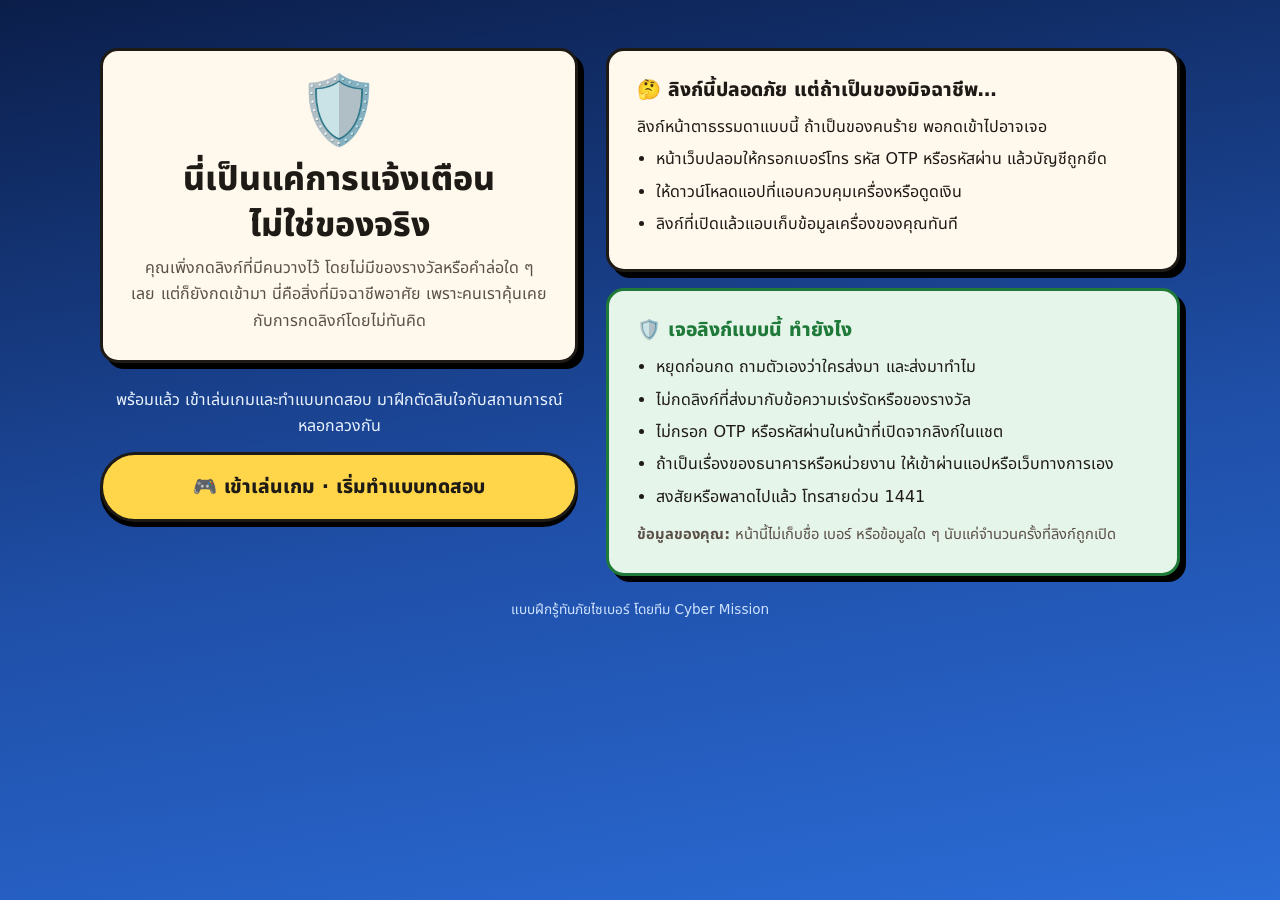
<file: cyber-mission-real/index.html>
<!doctype html>
<html lang="th">
<head>
<meta charset="utf-8">
<meta name="viewport" content="width=device-width,initial-scale=1,viewport-fit=cover">
<meta name="robots" content="noindex">
<title>รู้ทันภัยไซเบอร์ · ก่อนทำแบบทดสอบ Cyber Mission</title>
<meta name="description" content="แบบฝึกรู้ทันการกดลิงก์ ก่อนเริ่มทำแบบทดสอบ Cyber Mission">
<meta property="og:type" content="website">
<meta property="og:title" content="🛡️ รู้ทันภัยไซเบอร์ · ก่อนทำแบบทดสอบ">
<meta property="og:description" content="แบบฝึกรู้ทันการกดลิงก์ ก่อนเริ่มทำแบบทดสอบ Cyber Mission">
<meta property="og:image" content="https://polypiku.github.io/cyber-mission/cyber-mission-real/og.png">
<meta property="og:image:width" content="1200">
<meta property="og:image:height" content="630">
<meta name="twitter:card" content="summary_large_image">
<link rel="preconnect" href="https://fonts.googleapis.com">
<link rel="preconnect" href="https://fonts.gstatic.com" crossorigin>
<link href="https://fonts.googleapis.com/css2?family=Noto+Sans+Thai:wght@400;600;700;800&display=swap" rel="stylesheet">
<style>
:root{--ink:#1E1A16;--paper:#FFF8EC;--sky:#49C8FF;--red:#E2462B;--ok:#1F7A3A;--muted:#5B5048;
  --f:ui-sans-serif,system-ui,-apple-system,"Segoe UI","Noto Sans Thai","Sukhumvit Set",Thonburi,"Leelawadee UI",sans-serif}
*{box-sizing:border-box}
[hidden]{display:none !important}
html,body{margin:0}
body{font-family:var(--f);color:var(--ink);background:linear-gradient(170deg,#0B1E4A,#1F4FA8 55%,#2B6CD6) fixed;min-height:100dvh;padding:20px 16px 40px;line-height:1.65}
.wrap{max-width:560px;margin:0 auto}
.load{min-height:70dvh;display:grid;place-items:center;text-align:center;color:#fff;font-weight:700;font-size:1.2rem}
.spin{width:46px;height:46px;border:5px solid rgba(255,255,255,.3);border-top-color:#fff;border-radius:50%;margin:0 auto 14px;animation:s 0.8s linear infinite}
@keyframes s{to{transform:rotate(360deg)}}
.grid{display:grid;gap:16px;grid-template-areas:"hero" "cards" "go"}
.hero{grid-area:hero}.cards{grid-area:cards;display:grid;gap:16px}.go{grid-area:go}
.card{background:var(--paper);border:3px solid var(--ink);border-radius:18px;box-shadow:6px 6px 0 #000;padding:22px 22px}
.hero{text-align:center;padding-top:28px}
.hook{font-size:3.4rem;line-height:1;margin:0}
h1{font-weight:800;font-size:clamp(1.6rem,3.2vw,2.1rem);line-height:1.35;margin:12px 0 8px;text-wrap:balance}
h1 span{white-space:nowrap}
.sub{margin:0;color:var(--muted);text-wrap:pretty}
.count{margin:20px auto 0;display:inline-block;background:#FFE7A0;border:2.5px solid var(--ink);border-radius:14px;padding:10px 22px;font-weight:700}
.count b{display:block;font-weight:800;font-size:2.6rem;line-height:1.15;color:var(--red);font-variant-numeric:tabular-nums}
h2{font-weight:800;font-size:1.2rem;line-height:1.4;margin:0 0 10px}
p{margin:0}
ul{margin:0;padding-left:1.2em}
li{margin:6px 0}
.safe{background:#E6F5EA;border-color:var(--ok)}
.safe h2{color:var(--ok)}
.note{margin-top:12px;font-size:.92rem;color:var(--muted)}
.go p{color:#EAF3FF;text-align:center;margin-bottom:12px}
.cta{display:block;text-align:center;text-decoration:none;font-weight:800;font-size:1.2rem;color:var(--ink);background:#FFD54A;border:3px solid var(--ink);border-radius:999px;box-shadow:0 5px 0 #000;padding:16px 18px}
.cta:hover{background:#FFE07A}
.cta:active{transform:translateY(3px);box-shadow:0 2px 0 #000}
.cta:focus-visible{outline:4px solid var(--sky);outline-offset:3px}
.foot{text-align:center;color:#CFE3FF;font-size:.85rem;margin-top:22px}
/* wide screens: the message and the button stay on the left, the reading on the right */
@media (min-width:900px){
  body{padding:48px 32px 56px}
  .wrap{max-width:1080px}
  .grid{grid-template-columns:minmax(0,5fr) minmax(0,6fr);grid-template-areas:"hero cards" "go cards";grid-template-rows:auto 1fr;gap:24px 28px;align-items:start}
  .hero{padding:40px 32px 36px}
  .hook{font-size:4.2rem}
  .go{position:sticky;top:24px}
  .card{padding:26px 28px}
}
@media (prefers-reduced-motion:reduce){.spin{animation:none}}
</style>
</head>
<body>
<div class="wrap">
  <div class="load" id="load" aria-live="polite"><div><div class="spin" aria-hidden="true"></div>กำลังเปิดหน้า…</div></div>

  <main id="main" hidden>
    <div class="grid">
      <section class="card hero">
        <p class="hook" aria-hidden="true">🛡️</p>
        <h1><span>นี่เป็นแค่การแจ้งเตือน</span> <span>ไม่ใช่ของจริง</span></h1>
        <p class="sub">คุณเพิ่งกดลิงก์ที่มีคนวางไว้ โดยไม่มีของรางวัลหรือคำล่อใด ๆ เลย แต่ก็ยังกดเข้ามา นี่คือสิ่งที่มิจฉาชีพอาศัย เพราะคนเราคุ้นเคยกับการกดลิงก์โดยไม่ทันคิด</p>
        <div class="count" id="count" hidden><span id="countLabel">คุณคือคนที่</span><b id="countNum">–</b><span id="countTail">ที่กดลิงก์นี้</span></div>
      </section>

      <div class="cards">
        <section class="card">
          <h2>🤔 ลิงก์นี้ปลอดภัย แต่ถ้าเป็นของมิจฉาชีพ…</h2>
          <p>ลิงก์หน้าตาธรรมดาแบบนี้ ถ้าเป็นของคนร้าย พอกดเข้าไปอาจเจอ</p>
          <ul>
            <li>หน้าเว็บปลอมให้กรอกเบอร์โทร รหัส OTP หรือรหัสผ่าน แล้วบัญชีถูกยึด</li>
            <li>ให้ดาวน์โหลดแอปที่แอบควบคุมเครื่องหรือดูดเงิน</li>
            <li>ลิงก์ที่เปิดแล้วแอบเก็บข้อมูลเครื่องของคุณทันที</li>
          </ul>
        </section>
        <section class="card safe">
          <h2>🛡️ เจอลิงก์แบบนี้ ทำยังไง</h2>
          <ul>
            <li>หยุดก่อนกด ถามตัวเองว่าใครส่งมา และส่งมาทำไม</li>
            <li>ไม่กดลิงก์ที่ส่งมากับข้อความเร่งรัดหรือของรางวัล</li>
            <li>ไม่กรอก OTP หรือรหัสผ่านในหน้าที่เปิดจากลิงก์ในแชต</li>
            <li>ถ้าเป็นเรื่องของธนาคารหรือหน่วยงาน ให้เข้าผ่านแอปหรือเว็บทางการเอง</li>
            <li>สงสัยหรือพลาดไปแล้ว โทรสายด่วน 1441</li>
          </ul>
          <p class="note"><b>ข้อมูลของคุณ:</b> หน้านี้ไม่เก็บชื่อ เบอร์ หรือข้อมูลใด ๆ นับแค่จำนวนครั้งที่ลิงก์ถูกเปิด</p>
        </section>
      </div>

      <div class="go">
        <p>พร้อมแล้ว เข้าเล่นเกมและทำแบบทดสอบ มาฝึกตัดสินใจกับสถานการณ์หลอกลวงกัน</p>
        <a class="cta" href="../">🎮 เข้าเล่นเกม · เริ่มทำแบบทดสอบ</a>
      </div>
    </div>
    <p class="foot">แบบฝึกรู้ทันภัยไซเบอร์ โดยทีม Cyber Mission</p>
  </main>
</div>

<script>
/* Counts opens of this link in Supabase (bait_hit / bait_count).
   Nothing about the visitor is sent: only the campaign code from ?c= (e.g. a class: ?c=sec1).
   A browser that already opened the link is counted once. */
const SUPA_URL="https://mhxcivjgcobzrosgjupu.supabase.co";
const SUPA_KEY="eyJhbGciOiJIUzI1NiIsInR5cCI6IkpXVCJ9.eyJpc3MiOiJzdXBhYmFzZSIsInJlZiI6Im1oeGNpdmpnY29ienJvc2dqdXB1Iiwicm9sZSI6ImFub24iLCJpYXQiOjE3OTQ0OTI1NjEsImV4cCI6MjExMDA2ODU2MX0.poafJhGL6zQxCEZaC7FihrScjNpY0OekDEI1zTX2mP4";
const camp=((new URLSearchParams(location.search).get("c")||"main").toLowerCase().replace(/[^a-z0-9_-]/g,"").slice(0,32))||"main";
const seenKey="cm-bait-"+camp;
let seen=false; try{ seen=localStorage.getItem(seenKey)==="1"; }catch(e){}

async function rpc(fn){
  const ctl=new AbortController(), t=setTimeout(()=>ctl.abort(),6000);
  try{
    const r=await fetch(`${SUPA_URL}/rest/v1/rpc/${fn}`,{method:"POST",signal:ctl.signal,
      headers:{"Content-Type":"application/json",apikey:SUPA_KEY,Authorization:"Bearer "+SUPA_KEY},
      body:JSON.stringify({c:camp})});
    if(!r.ok) return null;
    const n=Number(await r.json()); return Number.isFinite(n)?n:null;
  }catch(e){ return null; }finally{ clearTimeout(t); }
}
async function run(){
  const wait=new Promise(r=>setTimeout(r,700));
  const n=await rpc(seen?"bait_count":"bait_hit");
  if(!seen && n!==null){ try{ localStorage.setItem(seenKey,"1"); }catch(e){} }
  await wait;
  document.getElementById("load").hidden=true;
  document.getElementById("main").hidden=false;
  if(n!==null){
    if(seen){ document.getElementById("countLabel").textContent="ลิงก์นี้ถูกกดไปแล้ว"; document.getElementById("countTail").textContent="ครั้ง"; }
    document.getElementById("countNum").textContent=n.toLocaleString("th-TH");
    document.getElementById("count").hidden=false;
  }
}
run();
</script>
</body>
</html>
</file>
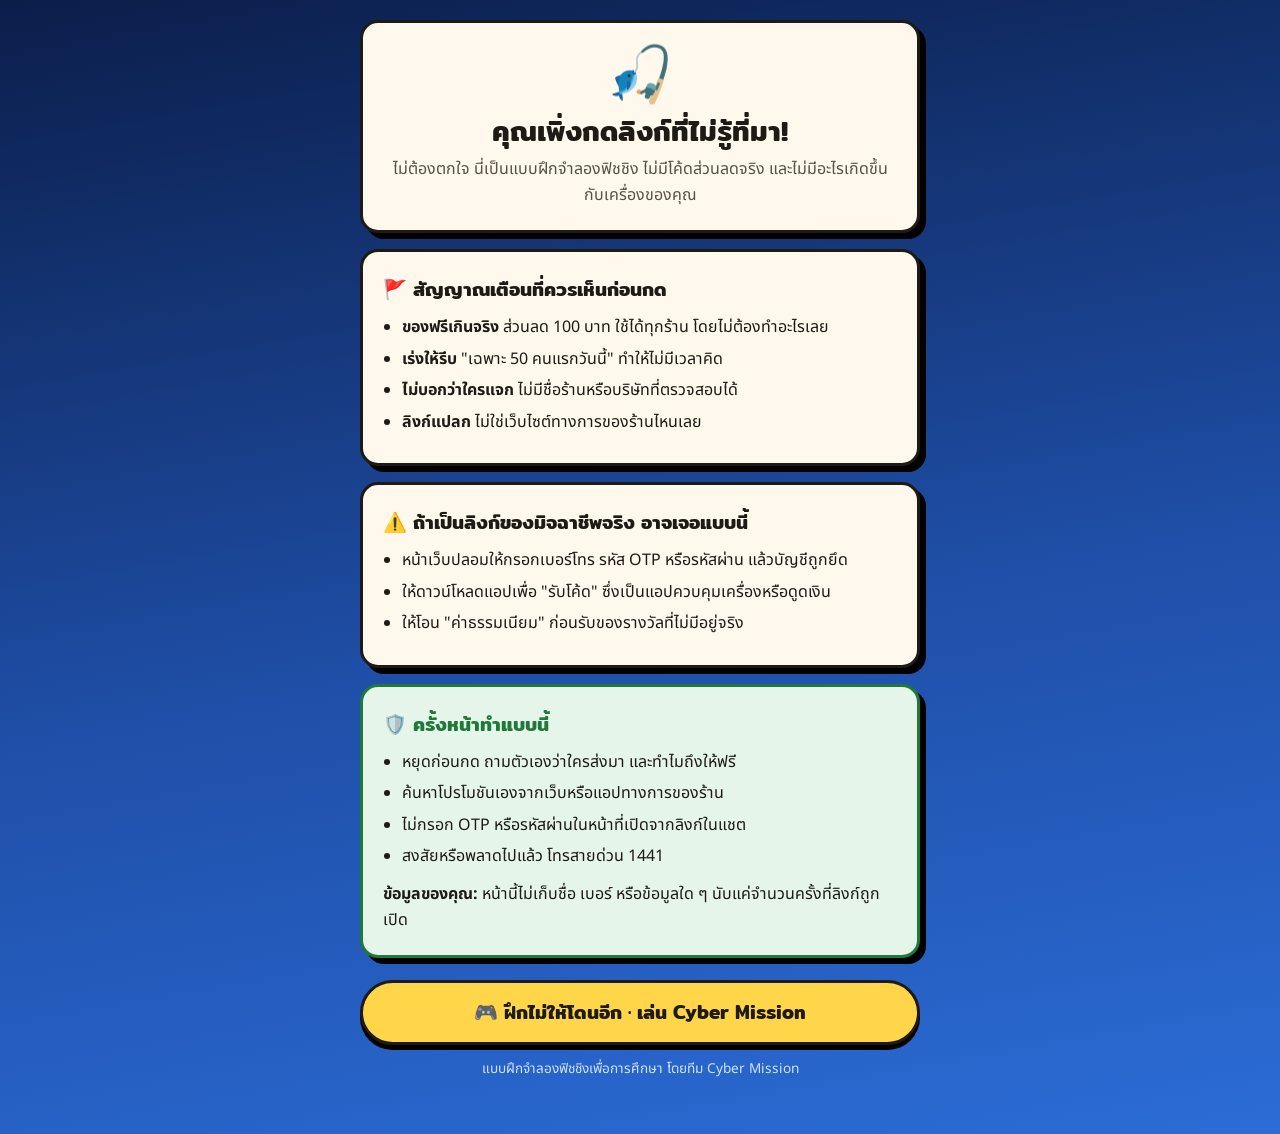
<file: gift/index.html>
<!doctype html>
<html lang="th">
<head>
<meta charset="utf-8">
<meta name="viewport" content="width=device-width,initial-scale=1,viewport-fit=cover">
<meta name="robots" content="noindex">
<!-- The bait: what a chat app shows when the link is shared. The page itself is an anti-phishing lesson. -->
<title>แจกโค้ดส่วนลดฟรี 100 บาท</title>
<meta name="description" content="ใช้ได้ทุกร้าน เฉพาะ 50 คนแรกวันนี้ กดรับโค้ดเลย">
<meta property="og:type" content="website">
<meta property="og:title" content="🎁 แจกโค้ดส่วนลดฟรี 100 บาท">
<meta property="og:description" content="ใช้ได้ทุกร้าน เฉพาะ 50 คนแรกวันนี้ กดรับโค้ดเลย">
<meta property="og:image" content="https://polypiku.github.io/cyber-mission/gift/og.png">
<meta property="og:image:width" content="1200">
<meta property="og:image:height" content="630">
<meta name="twitter:card" content="summary_large_image">
<link rel="preconnect" href="https://fonts.googleapis.com">
<link rel="preconnect" href="https://fonts.gstatic.com" crossorigin>
<link href="https://fonts.googleapis.com/css2?family=Mitr:wght@500;600&family=Noto+Sans+Thai:wght@400;600;800&display=swap" rel="stylesheet">
<style>
:root{--ink:#1E1A16;--paper:#FFF8EC;--blue:#1F4FA8;--sky:#49C8FF;--red:#E2462B;--ok:#1F7A3A;--muted:#5B5048}
*{box-sizing:border-box}
[hidden]{display:none !important}
html,body{margin:0}
body{font-family:"Noto Sans Thai",system-ui,sans-serif;color:var(--ink);background:linear-gradient(170deg,#0B1E4A,#1F4FA8 55%,#2B6CD6);min-height:100dvh;padding:20px 16px 40px;line-height:1.6}
.wrap{max-width:560px;margin:0 auto}
.load{min-height:70dvh;display:grid;place-items:center;text-align:center;color:#fff;font-family:Mitr,sans-serif;font-size:1.2rem}
.spin{width:46px;height:46px;border:5px solid rgba(255,255,255,.3);border-top-color:#fff;border-radius:50%;margin:0 auto 14px;animation:s 0.8s linear infinite}
@keyframes s{to{transform:rotate(360deg)}}
.card{background:var(--paper);border:3px solid var(--ink);border-radius:18px;box-shadow:6px 6px 0 #000;padding:22px 20px;margin-bottom:16px}
.hero{text-align:center;padding-top:26px}
.hook{font-size:3.4rem;line-height:1;margin:0}
h1{font-family:Mitr,sans-serif;font-weight:600;font-size:1.75rem;line-height:1.35;margin:10px 0 6px}
.sub{margin:0;color:var(--muted)}
.count{margin:18px auto 0;display:inline-block;background:#FFE7A0;border:2.5px solid var(--ink);border-radius:14px;padding:10px 18px;font-weight:600}
.count b{display:block;font-family:Mitr,sans-serif;font-size:2.4rem;line-height:1.1;color:var(--red)}
.count[hidden]{display:none}
h2{font-family:Mitr,sans-serif;font-weight:600;font-size:1.2rem;margin:0 0 10px}
ul{margin:0;padding-left:1.2em}
li{margin:6px 0}
.safe{background:#E6F5EA;border-color:var(--ok)}
.safe h2{color:var(--ok)}
.cta{display:block;text-align:center;text-decoration:none;font-family:Mitr,sans-serif;font-weight:600;font-size:1.2rem;color:var(--ink);background:#FFD54A;border:3px solid var(--ink);border-radius:999px;box-shadow:0 5px 0 #000;padding:14px 18px;margin:22px 0 10px}
.cta:active{transform:translateY(3px);box-shadow:0 2px 0 #000}
.cta:focus-visible{outline:4px solid var(--sky);outline-offset:3px}
.foot{text-align:center;color:#CFE3FF;font-size:.85rem;margin-top:14px}
@media (prefers-reduced-motion:reduce){.spin{animation:none}}
</style>
</head>
<body>
<div class="wrap">
  <div class="load" id="load" aria-live="polite"><div><div class="spin" aria-hidden="true"></div>กำลังโหลดโค้ดส่วนลด…</div></div>

  <main id="main" hidden>
    <section class="card hero">
      <p class="hook" aria-hidden="true">🎣</p>
      <h1>คุณเพิ่งกดลิงก์ที่ไม่รู้ที่มา!</h1>
      <p class="sub">ไม่ต้องตกใจ นี่เป็นแบบฝึกจำลองฟิชชิง ไม่มีโค้ดส่วนลดจริง และไม่มีอะไรเกิดขึ้นกับเครื่องของคุณ</p>
      <div class="count" id="count" hidden><span id="countLabel">คุณคือคนที่</span><b id="countNum">–</b><span id="countTail">ที่กดลิงก์นี้</span></div>
    </section>

    <section class="card">
      <h2>🚩 สัญญาณเตือนที่ควรเห็นก่อนกด</h2>
      <ul>
        <li><b>ของฟรีเกินจริง</b> ส่วนลด 100 บาท ใช้ได้ทุกร้าน โดยไม่ต้องทำอะไรเลย</li>
        <li><b>เร่งให้รีบ</b> "เฉพาะ 50 คนแรกวันนี้" ทำให้ไม่มีเวลาคิด</li>
        <li><b>ไม่บอกว่าใครแจก</b> ไม่มีชื่อร้านหรือบริษัทที่ตรวจสอบได้</li>
        <li><b>ลิงก์แปลก</b> ไม่ใช่เว็บไซต์ทางการของร้านไหนเลย</li>
      </ul>
    </section>

    <section class="card">
      <h2>⚠️ ถ้าเป็นลิงก์ของมิจฉาชีพจริง อาจเจอแบบนี้</h2>
      <ul>
        <li>หน้าเว็บปลอมให้กรอกเบอร์โทร รหัส OTP หรือรหัสผ่าน แล้วบัญชีถูกยึด</li>
        <li>ให้ดาวน์โหลดแอปเพื่อ "รับโค้ด" ซึ่งเป็นแอปควบคุมเครื่องหรือดูดเงิน</li>
        <li>ให้โอน "ค่าธรรมเนียม" ก่อนรับของรางวัลที่ไม่มีอยู่จริง</li>
      </ul>
    </section>

    <section class="card safe">
      <h2>🛡️ ครั้งหน้าทำแบบนี้</h2>
      <ul>
        <li>หยุดก่อนกด ถามตัวเองว่าใครส่งมา และทำไมถึงให้ฟรี</li>
        <li>ค้นหาโปรโมชันเองจากเว็บหรือแอปทางการของร้าน</li>
        <li>ไม่กรอก OTP หรือรหัสผ่านในหน้าที่เปิดจากลิงก์ในแชต</li>
        <li>สงสัยหรือพลาดไปแล้ว โทรสายด่วน 1441</li>
      </ul>
      <p style="margin:12px 0 0"><b>ข้อมูลของคุณ:</b> หน้านี้ไม่เก็บชื่อ เบอร์ หรือข้อมูลใด ๆ นับแค่จำนวนครั้งที่ลิงก์ถูกเปิด</p>
    </section>

    <a class="cta" href="../">🎮 ฝึกไม่ให้โดนอีก · เล่น Cyber Mission</a>
    <p class="foot">แบบฝึกจำลองฟิชชิงเพื่อการศึกษา โดยทีม Cyber Mission</p>
  </main>
</div>

<script>
/* Counts opens of this link in Supabase (table bait_clicks via the bait_hit / bait_count functions).
   Nothing about the visitor is sent: only the campaign code from ?c= (e.g. a class: ?c=sec1).
   A browser that already opened the link is counted once. */
const SUPA_URL="https://mhxcivjgcobzrosgjupu.supabase.co";
const SUPA_KEY="eyJhbGciOiJIUzI1NiIsInR5cCI6IkpXVCJ9.eyJpc3MiOiJzdXBhYmFzZSIsInJlZiI6Im1oeGNpdmpnY29ienJvc2dqdXB1Iiwicm9sZSI6ImFub24iLCJpYXQiOjE3OTQ0OTI1NjEsImV4cCI6MjExMDA2ODU2MX0.poafJhGL6zQxCEZaC7FihrScjNpY0OekDEI1zTX2mP4";
const camp=((new URLSearchParams(location.search).get("c")||"main").toLowerCase().replace(/[^a-z0-9_-]/g,"").slice(0,32))||"main";
const seenKey="cm-bait-"+camp;
let seen=false; try{ seen=localStorage.getItem(seenKey)==="1"; }catch(e){}

async function rpc(fn){
  const ctl=new AbortController(), t=setTimeout(()=>ctl.abort(),6000);
  try{
    const r=await fetch(`${SUPA_URL}/rest/v1/rpc/${fn}`,{method:"POST",signal:ctl.signal,
      headers:{"Content-Type":"application/json",apikey:SUPA_KEY,Authorization:"Bearer "+SUPA_KEY},
      body:JSON.stringify({c:camp})});
    if(!r.ok) return null;
    const n=Number(await r.json()); return Number.isFinite(n)?n:null;
  }catch(e){ return null; }finally{ clearTimeout(t); }
}
async function run(){
  const wait=new Promise(r=>setTimeout(r,900));   /* a short "loading the code" moment, like the real thing */
  const n=await rpc(seen?"bait_count":"bait_hit");
  if(!seen && n!==null){ try{ localStorage.setItem(seenKey,"1"); }catch(e){} }
  await wait;
  document.getElementById("load").hidden=true;
  document.getElementById("main").hidden=false;
  if(n!==null){
    const box=document.getElementById("count");
    if(seen){ document.getElementById("countLabel").textContent="ลิงก์นี้ถูกกดไปแล้ว"; document.getElementById("countTail").textContent="ครั้ง"; }
    document.getElementById("countNum").textContent=n.toLocaleString("th-TH");
    box.hidden=false;
  }
  document.title="🎣 คุณเพิ่งกดลิงก์ที่ไม่รู้ที่มา · แบบฝึก Cyber Mission";
}
run();
</script>
</body>
</html>
</file>
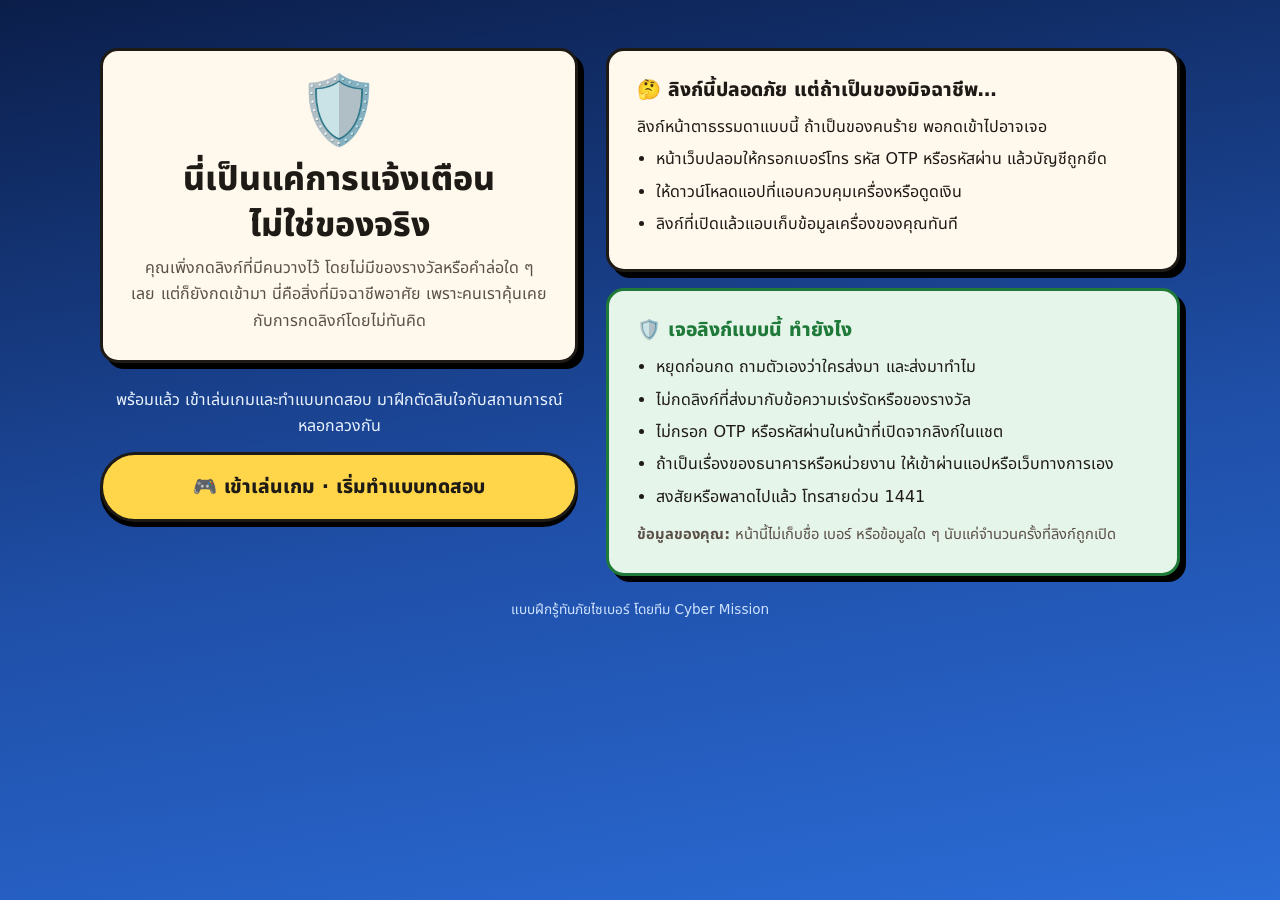
<file: real/index.html>
<!doctype html>
<html lang="th">
<head>
<meta charset="utf-8">
<meta name="viewport" content="width=device-width,initial-scale=1,viewport-fit=cover">
<meta name="robots" content="noindex">
<title>รู้ทันภัยไซเบอร์ · ก่อนทำแบบทดสอบ Cyber Mission</title>
<meta name="description" content="แบบฝึกรู้ทันการกดลิงก์ ก่อนเริ่มทำแบบทดสอบ Cyber Mission">
<meta property="og:type" content="website">
<meta property="og:title" content="🛡️ รู้ทันภัยไซเบอร์ · ก่อนทำแบบทดสอบ">
<meta property="og:description" content="แบบฝึกรู้ทันการกดลิงก์ ก่อนเริ่มทำแบบทดสอบ Cyber Mission">
<meta property="og:image" content="https://cyber-mission-ten.vercel.app/real/og.png">
<meta property="og:image:width" content="1200">
<meta property="og:image:height" content="630">
<meta name="twitter:card" content="summary_large_image">
<link rel="preconnect" href="https://fonts.googleapis.com">
<link rel="preconnect" href="https://fonts.gstatic.com" crossorigin>
<link href="https://fonts.googleapis.com/css2?family=Noto+Sans+Thai:wght@400;600;700;800&display=swap" rel="stylesheet">
<style>
:root{--ink:#1E1A16;--paper:#FFF8EC;--sky:#49C8FF;--red:#E2462B;--ok:#1F7A3A;--muted:#5B5048;
  --f:ui-sans-serif,system-ui,-apple-system,"Segoe UI","Noto Sans Thai","Sukhumvit Set",Thonburi,"Leelawadee UI",sans-serif}
*{box-sizing:border-box}
[hidden]{display:none !important}
html,body{margin:0}
body{font-family:var(--f);color:var(--ink);background:linear-gradient(170deg,#0B1E4A,#1F4FA8 55%,#2B6CD6) fixed;min-height:100dvh;padding:20px 16px 40px;line-height:1.65}
.wrap{max-width:560px;margin:0 auto}
.load{min-height:70dvh;display:grid;place-items:center;text-align:center;color:#fff;font-weight:700;font-size:1.2rem}
.spin{width:46px;height:46px;border:5px solid rgba(255,255,255,.3);border-top-color:#fff;border-radius:50%;margin:0 auto 14px;animation:s 0.8s linear infinite}
@keyframes s{to{transform:rotate(360deg)}}
.grid{display:grid;gap:16px;grid-template-areas:"hero" "cards" "go"}
.hero{grid-area:hero}.cards{grid-area:cards;display:grid;gap:16px}.go{grid-area:go}
.card{background:var(--paper);border:3px solid var(--ink);border-radius:18px;box-shadow:6px 6px 0 #000;padding:22px 22px}
.hero{text-align:center;padding-top:28px}
.hook{font-size:3.4rem;line-height:1;margin:0}
h1{font-weight:800;font-size:clamp(1.6rem,3.2vw,2.1rem);line-height:1.35;margin:12px 0 8px;text-wrap:balance}
h1 span{white-space:nowrap}
.sub{margin:0;color:var(--muted);text-wrap:pretty}
.count{margin:20px auto 0;display:inline-block;background:#FFE7A0;border:2.5px solid var(--ink);border-radius:14px;padding:10px 22px;font-weight:700}
.count b{display:block;font-weight:800;font-size:2.6rem;line-height:1.15;color:var(--red);font-variant-numeric:tabular-nums}
h2{font-weight:800;font-size:1.2rem;line-height:1.4;margin:0 0 10px}
p{margin:0}
ul{margin:0;padding-left:1.2em}
li{margin:6px 0}
.safe{background:#E6F5EA;border-color:var(--ok)}
.safe h2{color:var(--ok)}
.note{margin-top:12px;font-size:.92rem;color:var(--muted)}
.go p{color:#EAF3FF;text-align:center;margin-bottom:12px}
.cta{display:block;text-align:center;text-decoration:none;font-weight:800;font-size:1.2rem;color:var(--ink);background:#FFD54A;border:3px solid var(--ink);border-radius:999px;box-shadow:0 5px 0 #000;padding:16px 18px}
.cta:hover{background:#FFE07A}
.cta:active{transform:translateY(3px);box-shadow:0 2px 0 #000}
.cta:focus-visible{outline:4px solid var(--sky);outline-offset:3px}
.foot{text-align:center;color:#CFE3FF;font-size:.85rem;margin-top:22px}
/* wide screens: the message and the button stay on the left, the reading on the right */
@media (min-width:900px){
  body{padding:48px 32px 56px}
  .wrap{max-width:1080px}
  .grid{grid-template-columns:minmax(0,5fr) minmax(0,6fr);grid-template-areas:"hero cards" "go cards";grid-template-rows:auto 1fr;gap:24px 28px;align-items:start}
  .hero{padding:40px 32px 36px}
  .hook{font-size:4.2rem}
  .go{position:sticky;top:24px}
  .card{padding:26px 28px}
}
@media (prefers-reduced-motion:reduce){.spin{animation:none}}
</style>
</head>
<body>
<div class="wrap">
  <div class="load" id="load" aria-live="polite"><div><div class="spin" aria-hidden="true"></div>กำลังเปิดหน้า…</div></div>

  <main id="main" hidden>
    <div class="grid">
      <section class="card hero">
        <p class="hook" aria-hidden="true">🛡️</p>
        <h1><span>นี่เป็นแค่การแจ้งเตือน</span> <span>ไม่ใช่ของจริง</span></h1>
        <p class="sub">คุณเพิ่งกดลิงก์ที่มีคนวางไว้ โดยไม่มีของรางวัลหรือคำล่อใด ๆ เลย แต่ก็ยังกดเข้ามา นี่คือสิ่งที่มิจฉาชีพอาศัย เพราะคนเราคุ้นเคยกับการกดลิงก์โดยไม่ทันคิด</p>
        <div class="count" id="count" hidden><span id="countLabel">คุณคือคนที่</span><b id="countNum">–</b><span id="countTail">ที่กดลิงก์นี้</span></div>
      </section>

      <div class="cards">
        <section class="card">
          <h2>🤔 ลิงก์นี้ปลอดภัย แต่ถ้าเป็นของมิจฉาชีพ…</h2>
          <p>ลิงก์หน้าตาธรรมดาแบบนี้ ถ้าเป็นของคนร้าย พอกดเข้าไปอาจเจอ</p>
          <ul>
            <li>หน้าเว็บปลอมให้กรอกเบอร์โทร รหัส OTP หรือรหัสผ่าน แล้วบัญชีถูกยึด</li>
            <li>ให้ดาวน์โหลดแอปที่แอบควบคุมเครื่องหรือดูดเงิน</li>
            <li>ลิงก์ที่เปิดแล้วแอบเก็บข้อมูลเครื่องของคุณทันที</li>
          </ul>
        </section>
        <section class="card safe">
          <h2>🛡️ เจอลิงก์แบบนี้ ทำยังไง</h2>
          <ul>
            <li>หยุดก่อนกด ถามตัวเองว่าใครส่งมา และส่งมาทำไม</li>
            <li>ไม่กดลิงก์ที่ส่งมากับข้อความเร่งรัดหรือของรางวัล</li>
            <li>ไม่กรอก OTP หรือรหัสผ่านในหน้าที่เปิดจากลิงก์ในแชต</li>
            <li>ถ้าเป็นเรื่องของธนาคารหรือหน่วยงาน ให้เข้าผ่านแอปหรือเว็บทางการเอง</li>
            <li>สงสัยหรือพลาดไปแล้ว โทรสายด่วน 1441</li>
          </ul>
          <p class="note"><b>ข้อมูลของคุณ:</b> หน้านี้ไม่เก็บชื่อ เบอร์ หรือข้อมูลใด ๆ นับแค่จำนวนครั้งที่ลิงก์ถูกเปิด</p>
        </section>
      </div>

      <div class="go">
        <p>พร้อมแล้ว เข้าเล่นเกมและทำแบบทดสอบ มาฝึกตัดสินใจกับสถานการณ์หลอกลวงกัน</p>
        <a class="cta" href="../">🎮 เข้าเล่นเกม · เริ่มทำแบบทดสอบ</a>
      </div>
    </div>
    <p class="foot">แบบฝึกรู้ทันภัยไซเบอร์ โดยทีม Cyber Mission</p>
  </main>
</div>

<script>
/* Counts opens of this link in Supabase (bait_hit / bait_count).
   Nothing about the visitor is sent: only the campaign code from ?c= (e.g. a class: ?c=sec1).
   A browser that already opened the link is counted once. */
const SUPA_URL="https://mhxcivjgcobzrosgjupu.supabase.co";
const SUPA_KEY="eyJhbGciOiJIUzI1NiIsInR5cCI6IkpXVCJ9.eyJpc3MiOiJzdXBhYmFzZSIsInJlZiI6Im1oeGNpdmpnY29ienJvc2dqdXB1Iiwicm9sZSI6ImFub24iLCJpYXQiOjE3OTQ0OTI1NjEsImV4cCI6MjExMDA2ODU2MX0.poafJhGL6zQxCEZaC7FihrScjNpY0OekDEI1zTX2mP4";
const camp=((new URLSearchParams(location.search).get("c")||"main").toLowerCase().replace(/[^a-z0-9_-]/g,"").slice(0,32))||"main";
const seenKey="cm-bait-"+camp;
let seen=false; try{ seen=localStorage.getItem(seenKey)==="1"; }catch(e){}

async function rpc(fn){
  const ctl=new AbortController(), t=setTimeout(()=>ctl.abort(),6000);
  try{
    const r=await fetch(`${SUPA_URL}/rest/v1/rpc/${fn}`,{method:"POST",signal:ctl.signal,
      headers:{"Content-Type":"application/json",apikey:SUPA_KEY,Authorization:"Bearer "+SUPA_KEY},
      body:JSON.stringify({c:camp})});
    if(!r.ok) return null;
    const n=Number(await r.json()); return Number.isFinite(n)?n:null;
  }catch(e){ return null; }finally{ clearTimeout(t); }
}
async function run(){
  const wait=new Promise(r=>setTimeout(r,700));
  const n=await rpc(seen?"bait_count":"bait_hit");
  if(!seen && n!==null){ try{ localStorage.setItem(seenKey,"1"); }catch(e){} }
  await wait;
  document.getElementById("load").hidden=true;
  document.getElementById("main").hidden=false;
  if(n!==null){
    if(seen){ document.getElementById("countLabel").textContent="ลิงก์นี้ถูกกดไปแล้ว"; document.getElementById("countTail").textContent="ครั้ง"; }
    document.getElementById("countNum").textContent=n.toLocaleString("th-TH");
    document.getElementById("count").hidden=false;
  }
}
run();
</script>
</body>
</html>
</file>
